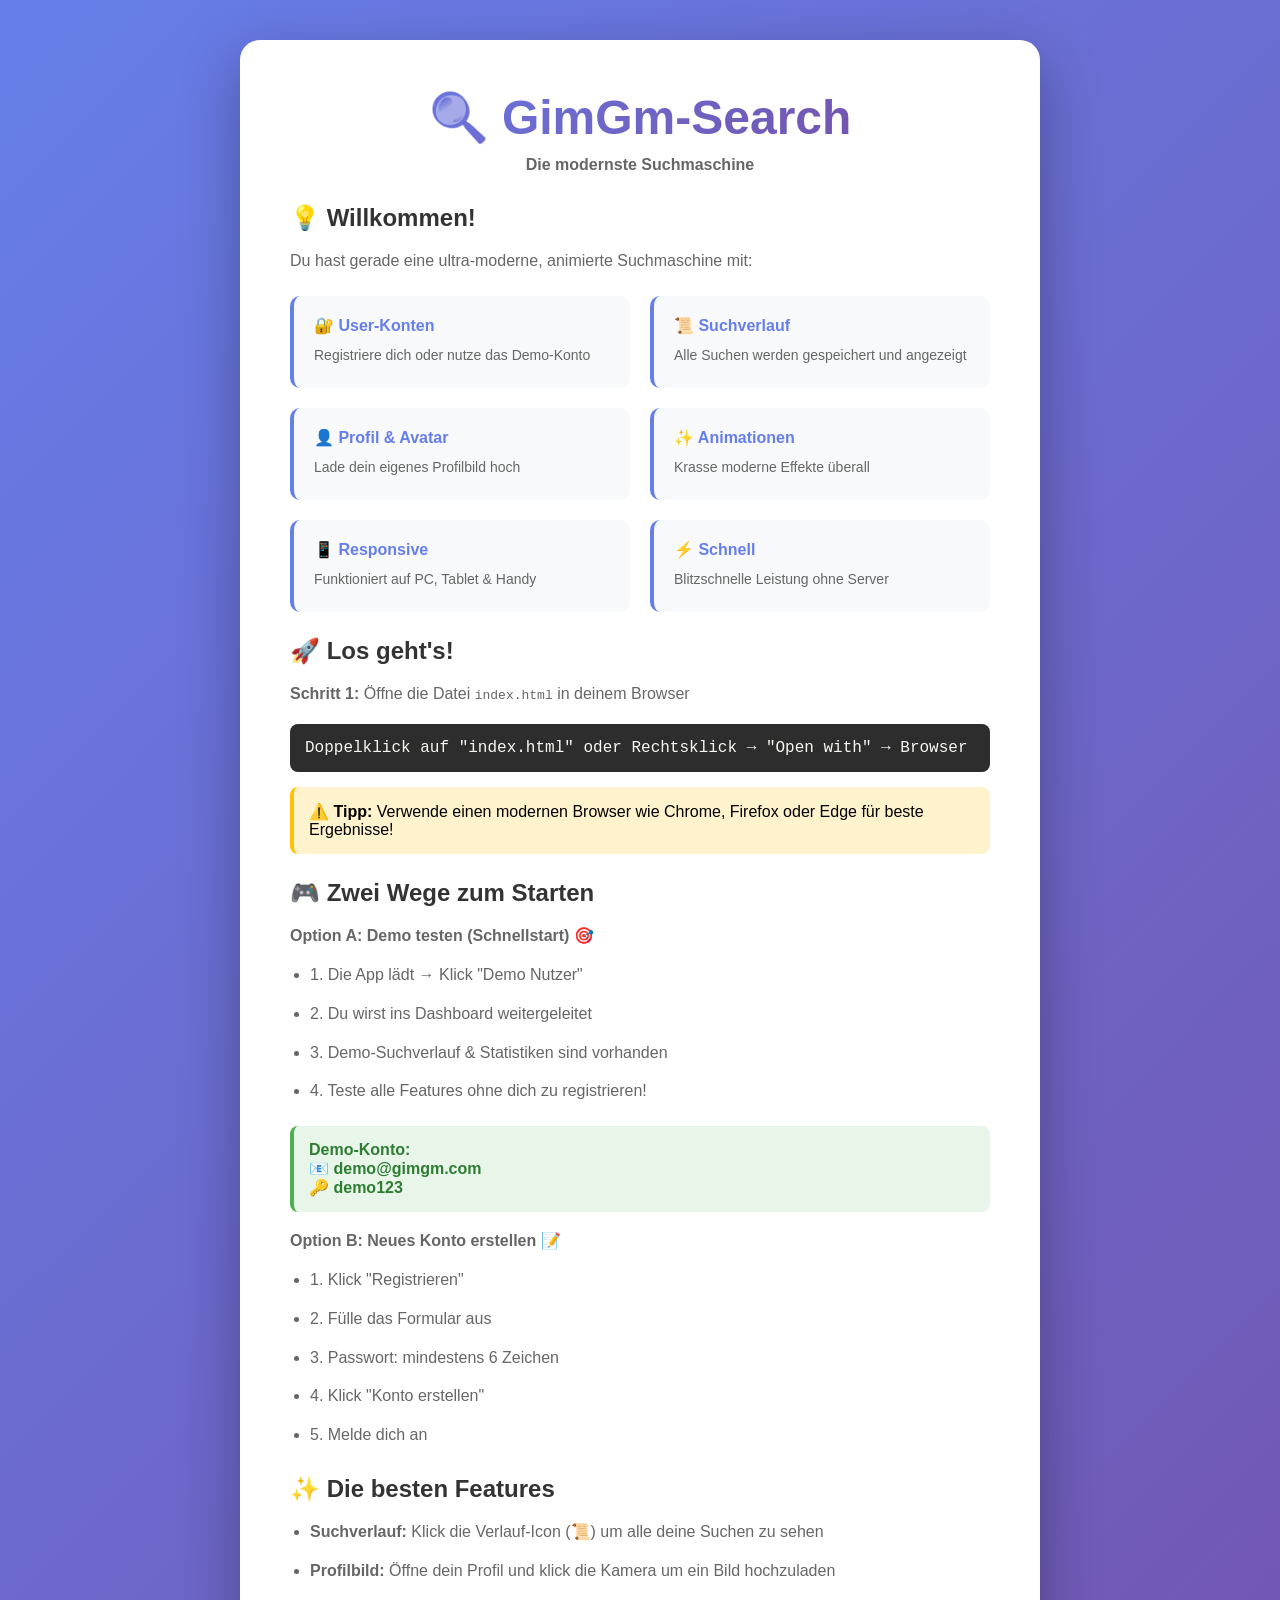
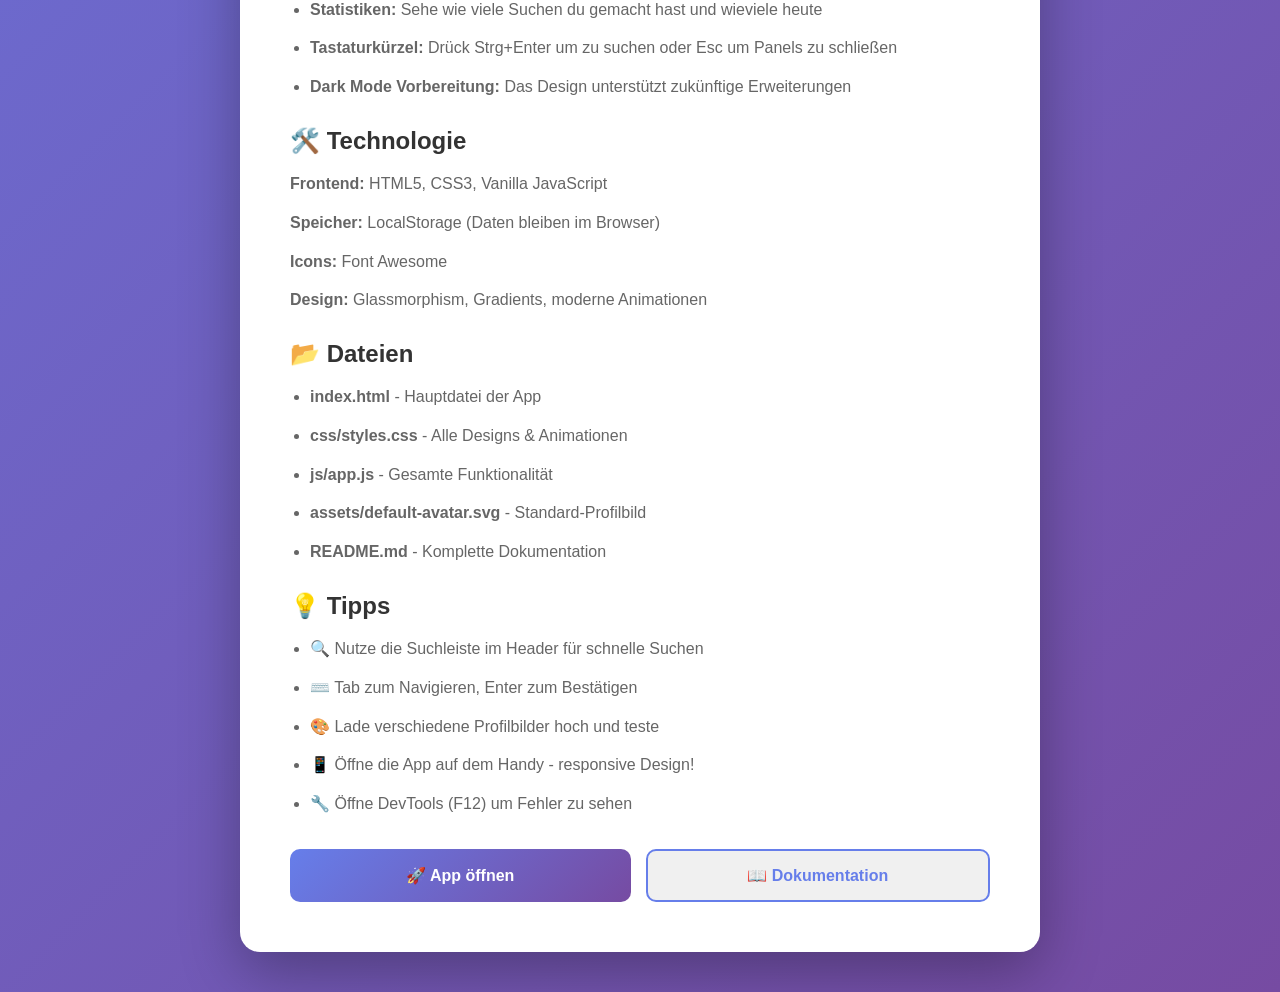
<file: START.html>
<!DOCTYPE html>
<html lang="de">
<head>
    <meta charset="UTF-8">
    <meta name="viewport" content="width=device-width, initial-scale=1.0">
    <title>GimGm-Search - Start Guide</title>
    <style>
        * {
            margin: 0;
            padding: 0;
            box-sizing: border-box;
        }

        body {
            font-family: 'Segoe UI', Tahoma, Geneva, Verdana, sans-serif;
            background: linear-gradient(135deg, #667eea 0%, #764ba2 100%);
            min-height: 100vh;
            padding: 40px 20px;
            display: flex;
            align-items: center;
            justify-content: center;
        }

        .container {
            background: white;
            border-radius: 20px;
            padding: 50px;
            max-width: 800px;
            box-shadow: 0 20px 60px rgba(0, 0, 0, 0.3);
            animation: fadeIn 0.6s ease-out;
        }

        @keyframes fadeIn {
            from {
                opacity: 0;
                transform: translateY(20px);
            }
            to {
                opacity: 1;
                transform: translateY(0);
            }
        }

        .logo {
            text-align: center;
            margin-bottom: 30px;
        }

        .logo h1 {
            font-size: 48px;
            background: linear-gradient(135deg, #667eea 0%, #764ba2 100%);
            -webkit-background-clip: text;
            -webkit-text-fill-color: transparent;
            background-clip: text;
            margin-bottom: 10px;
        }

        .logo p {
            color: #666;
            font-size: 16px;
        }

        .content h2 {
            color: #333;
            margin: 25px 0 15px 0;
            display: flex;
            align-items: center;
            gap: 10px;
        }

        .content h2::before {
            font-size: 24px;
        }

        .content p, .content li {
            color: #666;
            line-height: 1.8;
            margin-bottom: 10px;
        }

        .content ul {
            margin-left: 20px;
            margin-bottom: 20px;
        }

        .button-group {
            display: flex;
            gap: 15px;
            margin-top: 30px;
            flex-wrap: wrap;
        }

        .btn {
            flex: 1;
            min-width: 200px;
            padding: 15px 30px;
            border: none;
            border-radius: 10px;
            font-size: 16px;
            font-weight: 600;
            cursor: pointer;
            transition: all 0.3s ease;
            text-decoration: none;
            display: inline-flex;
            align-items: center;
            justify-content: center;
            gap: 10px;
        }

        .btn-primary {
            background: linear-gradient(135deg, #667eea 0%, #764ba2 100%);
            color: white;
        }

        .btn-primary:hover {
            transform: translateY(-2px);
            box-shadow: 0 10px 25px rgba(102, 126, 234, 0.4);
        }

        .btn-secondary {
            background: #f0f0f0;
            color: #667eea;
            border: 2px solid #667eea;
        }

        .btn-secondary:hover {
            background: #667eea;
            color: white;
        }

        .feature-grid {
            display: grid;
            grid-template-columns: repeat(auto-fit, minmax(250px, 1fr));
            gap: 20px;
            margin-top: 20px;
        }

        .feature-card {
            background: #f8f9fa;
            padding: 20px;
            border-radius: 10px;
            border-left: 4px solid #667eea;
        }

        .feature-card h4 {
            color: #667eea;
            margin-bottom: 8px;
        }

        .feature-card p {
            font-size: 14px;
            margin: 0;
        }

        .code-block {
            background: #2d2d2d;
            color: #f8f8f2;
            padding: 15px;
            border-radius: 8px;
            margin: 15px 0;
            font-family: 'Courier New', monospace;
            overflow-x: auto;
        }

        .highlight {
            background: #fff3cd;
            padding: 15px;
            border-radius: 8px;
            border-left: 4px solid #ffc107;
            margin: 15px 0;
        }

        .demo-credentials {
            background: #e8f5e9;
            padding: 15px;
            border-radius: 8px;
            border-left: 4px solid #4caf50;
            margin: 15px 0;
        }

        .demo-credentials strong {
            color: #2e7d32;
        }

        @media (max-width: 600px) {
            .container {
                padding: 30px 20px;
            }

            .logo h1 {
                font-size: 36px;
            }

            .button-group {
                flex-direction: column;
            }

            .btn {
                min-width: auto;
            }

            .feature-grid {
                grid-template-columns: 1fr;
            }
        }
    </style>
</head>
<body>
    <div class="container">
        <div class="logo">
            <h1>🔍 GimGm-Search</h1>
            <p><strong>Die modernste Suchmaschine</strong></p>
        </div>

        <div class="content">
            <h2>💡 Willkommen!</h2>
            <p>Du hast gerade eine ultra-moderne, animierte Suchmaschine mit:</p>
            
            <div class="feature-grid">
                <div class="feature-card">
                    <h4>🔐 User-Konten</h4>
                    <p>Registriere dich oder nutze das Demo-Konto</p>
                </div>
                <div class="feature-card">
                    <h4>📜 Suchverlauf</h4>
                    <p>Alle Suchen werden gespeichert und angezeigt</p>
                </div>
                <div class="feature-card">
                    <h4>👤 Profil & Avatar</h4>
                    <p>Lade dein eigenes Profilbild hoch</p>
                </div>
                <div class="feature-card">
                    <h4>✨ Animationen</h4>
                    <p>Krasse moderne Effekte überall</p>
                </div>
                <div class="feature-card">
                    <h4>📱 Responsive</h4>
                    <p>Funktioniert auf PC, Tablet & Handy</p>
                </div>
                <div class="feature-card">
                    <h4>⚡ Schnell</h4>
                    <p>Blitzschnelle Leistung ohne Server</p>
                </div>
            </div>

            <h2>🚀 Los geht's!</h2>

            <p><strong>Schritt 1:</strong> Öffne die Datei <code>index.html</code> in deinem Browser</p>
            
            <div class="code-block">
                Doppelklick auf "index.html" oder
                Rechtsklick → "Open with" → Browser
            </div>

            <div class="highlight">
                <strong>⚠️ Tipp:</strong> Verwende einen modernen Browser wie Chrome, Firefox oder Edge für beste Ergebnisse!
            </div>

            <h2>🎮 Zwei Wege zum Starten</h2>

            <p><strong>Option A: Demo testen (Schnellstart) 🎯</strong></p>
            <ul>
                <li>1. Die App lädt → Klick "Demo Nutzer"</li>
                <li>2. Du wirst ins Dashboard weitergeleitet</li>
                <li>3. Demo-Suchverlauf & Statistiken sind vorhanden</li>
                <li>4. Teste alle Features ohne dich zu registrieren!</li>
            </ul>

            <div class="demo-credentials">
                <strong>Demo-Konto:</strong><br>
                📧 <strong>demo@gimgm.com</strong><br>
                🔑 <strong>demo123</strong>
            </div>

            <p><strong>Option B: Neues Konto erstellen 📝</strong></p>
            <ul>
                <li>1. Klick "Registrieren"</li>
                <li>2. Fülle das Formular aus</li>
                <li>3. Passwort: mindestens 6 Zeichen</li>
                <li>4. Klick "Konto erstellen"</li>
                <li>5. Melde dich an</li>
            </ul>

            <h2>✨ Die besten Features</h2>
            <ul>
                <li><strong>Suchverlauf:</strong> Klick die Verlauf-Icon (📜) um alle deine Suchen zu sehen</li>
                <li><strong>Profilbild:</strong> Öffne dein Profil und klick die Kamera um ein Bild hochzuladen</li>
                <li><strong>Statistiken:</strong> Sehe wie viele Suchen du gemacht hast und wieviele heute</li>
                <li><strong>Tastaturkürzel:</strong> Drück Strg+Enter um zu suchen oder Esc um Panels zu schließen</li>
                <li><strong>Dark Mode Vorbereitung:</strong> Das Design unterstützt zukünftige Erweiterungen</li>
            </ul>

            <h2>🛠️ Technologie</h2>
            <p><strong>Frontend:</strong> HTML5, CSS3, Vanilla JavaScript</p>
            <p><strong>Speicher:</strong> LocalStorage (Daten bleiben im Browser)</p>
            <p><strong>Icons:</strong> Font Awesome</p>
            <p><strong>Design:</strong> Glassmorphism, Gradients, moderne Animationen</p>

            <h2>📂 Dateien</h2>
            <ul>
                <li><strong>index.html</strong> - Hauptdatei der App</li>
                <li><strong>css/styles.css</strong> - Alle Designs & Animationen</li>
                <li><strong>js/app.js</strong> - Gesamte Funktionalität</li>
                <li><strong>assets/default-avatar.svg</strong> - Standard-Profilbild</li>
                <li><strong>README.md</strong> - Komplette Dokumentation</li>
            </ul>

            <h2>💡 Tipps</h2>
            <ul>
                <li>🔍 Nutze die Suchleiste im Header für schnelle Suchen</li>
                <li>⌨️ Tab zum Navigieren, Enter zum Bestätigen</li>
                <li>🎨 Lade verschiedene Profilbilder hoch und teste</li>
                <li>📱 Öffne die App auf dem Handy - responsive Design!</li>
                <li>🔧 Öffne DevTools (F12) um Fehler zu sehen</li>
            </ul>

            <div class="button-group">
                <button class="btn btn-primary" onclick="openApp()">
                    🚀 App öffnen
                </button>
                 <a href="README.md" class="btn btn-secondary">
                    📖 Dokumentation
                </a>
            </div>
        </div>
    </div>

    <script>
        function openApp() {
            window.location.href = 'index.html';
        }
    </script>
</body>
</html>
</file>
